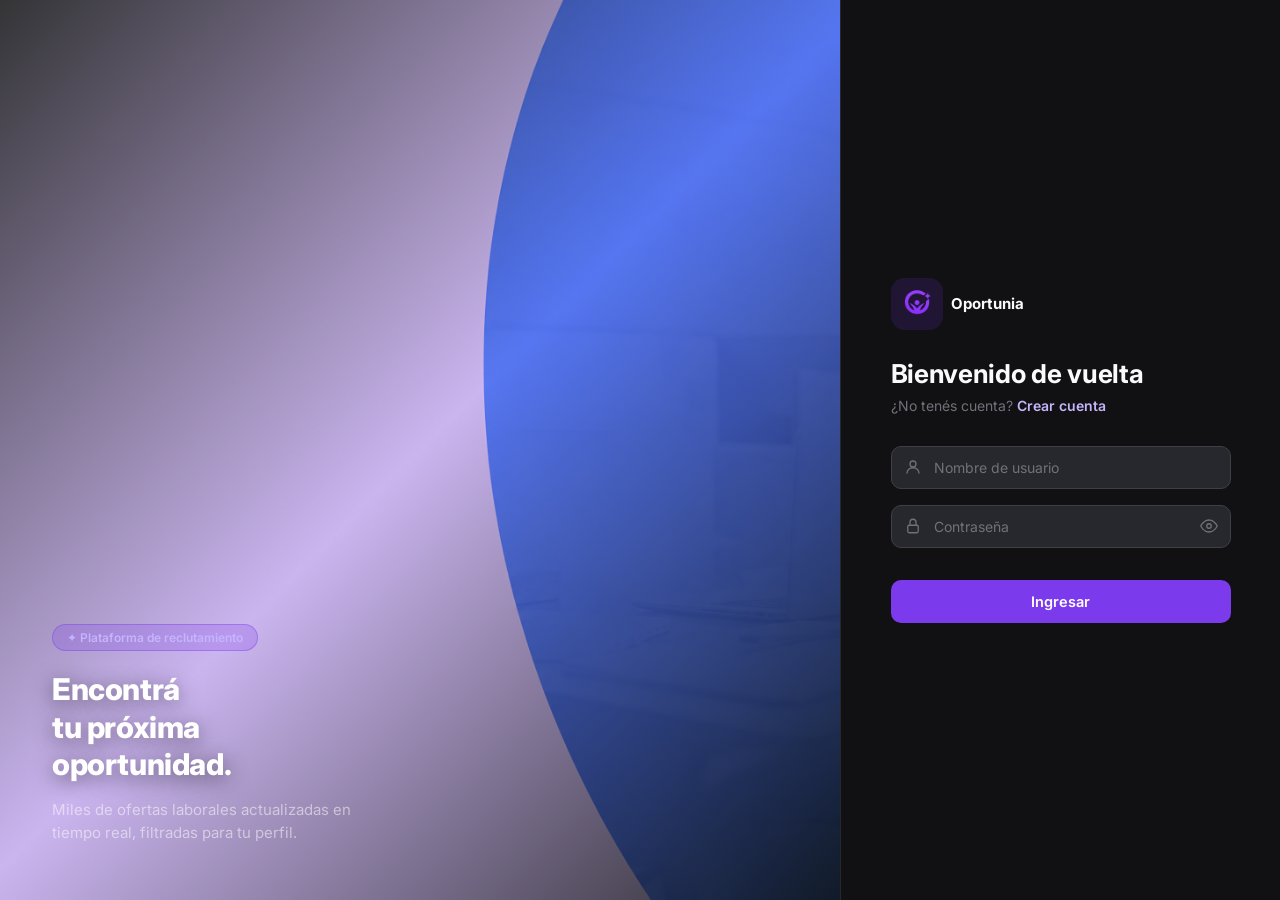
<file: index.html>
<!DOCTYPE html>
<html lang="es">

<head>
  <meta charset="UTF-8" />
  <meta name="viewport" content="width=device-width, initial-scale=1.0" />
  <title>Oportunia</title>
  <link rel="preconnect" href="https://fonts.googleapis.com" />
  <link rel="preconnect" href="https://fonts.gstatic.com" crossorigin />
  <link href="https://fonts.googleapis.com/css2?family=Inter:wght@400;500;600;700;800&display=swap" rel="stylesheet" />
  <link rel="stylesheet" href="css/styles.css" />
</head>

<body>

  <!-- ══════════════════════════════════════
       VISTA: LOGIN
  ══════════════════════════════════════ -->
  <div id="view-login" class="view login-split active">

    <div class="login-panel-left">
      <div class="login-panel-overlay"></div>
      <div class="login-panel-copy">
        <div class="login-panel-badge">✦ Plataforma de reclutamiento</div>
        <p class="login-panel-tagline">Encontrá<br>tu próxima<br>oportunidad.</p>
        <p class="login-panel-sub">Miles de ofertas laborales actualizadas en tiempo real, filtradas para tu perfil.</p>
      </div>
    </div>

    <div class="login-panel-right">

      <!-- Formulario de login -->
      <div class="login-form-wrap" id="login-form-wrap">

        <div class="login-logo">
          <div class="login-logo-icon">
            <img src="img/Logo.png" alt="Oportunia" />
          </div>
          <span class="login-logo-name">Oportunia</span>
        </div>

        <h1 class="login-title">Bienvenido de vuelta</h1>
        <p class="login-subtitle">¿No tenés cuenta? <a onclick="showLoginPanel('registro')">Crear cuenta</a></p>

        <div id="login-error" class="msg-error">Usuario o contraseña incorrectos.</div>

        <div class="fields login-fields">
          <div class="campo">
            <div class="input-wrap">
              <span class="icon-left">
                <svg viewBox="0 0 24 24" stroke-linecap="round" stroke-linejoin="round">
                  <circle cx="12" cy="8" r="4" />
                  <path d="M4 20c0-4 3.6-7 8-7s8 3 8 7" />
                </svg>
              </span>
              <input type="text" id="login-username" placeholder="Nombre de usuario" />
            </div>
          </div>
          <div class="campo">
            <div class="input-wrap">
              <span class="icon-left">
                <svg viewBox="0 0 24 24" stroke-linecap="round" stroke-linejoin="round">
                  <rect x="5" y="11" width="14" height="10" rx="2" />
                  <path d="M8 11V7a4 4 0 0 1 8 0v4" />
                </svg>
              </span>
              <input type="password" id="login-password" placeholder="Contraseña" />
              <button type="button" class="toggle-pw" onclick="togglePw('login-password')"
                aria-label="Mostrar contraseña">
                <svg viewBox="0 0 24 24" stroke-linecap="round" stroke-linejoin="round">
                  <path d="M1 12s4-8 11-8 11 8 11 8-4 8-11 8-11-8-11-8z" />
                  <circle cx="12" cy="12" r="3" />
                </svg>
              </button>
            </div>
          </div>
        </div>

        <button class="btn-primary login-btn" onclick="handleLogin()">Ingresar</button>

      </div>

      <!-- Formulario de registro -->
      <div class="login-form-wrap" id="reg-form-wrap" style="display:none">

        <a class="login-back" onclick="showLoginPanel('login')">← Volver al login</a>

        <div class="login-logo">
          <div class="login-logo-icon">
            <img src="img/Logo.png" alt="Oportunia" />
          </div>
          <span class="login-logo-name">Oportunia</span>
        </div>

        <h1 class="login-title">Crear cuenta</h1>
        <p class="login-subtitle">¿Ya tenés cuenta? <a onclick="showLoginPanel('login')">Iniciar sesión</a></p>

        <div id="reg-error" class="msg-error">Completá todos los campos.</div>

        <div class="fields login-fields">
          <div class="campo">
            <label for="reg-username">Nombre de usuario</label>
            <div class="input-wrap">
              <span class="icon-left">
                <svg viewBox="0 0 24 24" stroke-linecap="round" stroke-linejoin="round">
                  <circle cx="12" cy="8" r="4" />
                  <path d="M4 20c0-4 3.6-7 8-7s8 3 8 7" />
                </svg>
              </span>
              <input type="text" id="reg-username" placeholder="Elegí un nombre de usuario" />
            </div>
          </div>
          <div class="campo">
            <label for="reg-password">Contraseña</label>
            <div class="input-wrap">
              <span class="icon-left">
                <svg viewBox="0 0 24 24" stroke-linecap="round" stroke-linejoin="round">
                  <rect x="5" y="11" width="14" height="10" rx="2" />
                  <path d="M8 11V7a4 4 0 0 1 8 0v4" />
                </svg>
              </span>
              <input type="password" id="reg-password" placeholder="Elegí una contraseña" />
            </div>
          </div>
          <div class="campo">
            <label for="reg-fullname">Nombre completo</label>
            <div class="input-wrap">
              <span class="icon-left">
                <svg viewBox="0 0 24 24" stroke-linecap="round" stroke-linejoin="round">
                  <path d="M4 6h16M4 12h16M4 18h7" />
                </svg>
              </span>
              <input type="text" id="reg-fullname" placeholder="Ingresá tu nombre completo" />
            </div>
          </div>
          <div class="campo">
            <label for="reg-level">Nivel de experiencia</label>
            <select id="reg-level">
              <option value="">Seleccioná una opción</option>
              <option value="junior">Junior</option>
              <option value="semi-senior">Semi-Senior</option>
              <option value="senior">Senior</option>
            </select>
          </div>
          <div class="campo">
            <label for="reg-area">Área de interés</label>
            <select id="reg-area">
              <option value="">Seleccioná una opción</option>
              <option value="tecnologia">Tecnología</option>
              <option value="diseno">Diseño</option>
              <option value="marketing">Marketing</option>
              <option value="administracion">Administración</option>
            </select>
          </div>
        </div>

        <button class="btn-primary login-btn" onclick="handleRegistro()">Crear cuenta</button>

      </div>

    </div>
  </div>

  <!-- ══════════════════════════════════════
       VISTA: PANEL PRINCIPAL
  ══════════════════════════════════════ -->
  <div id="view-panel" class="view view-panel">

    <nav class="navbar">
      <div class="navbar-brand">
        <div class="navbar-brand-icon">
          <img src="img/Logo.png" alt="Oportunia" />
        </div>
        Oportunia
      </div>
      <div class="navbar-actions">
        <span id="navbar-saludo"></span>
      </div>
    </nav>

    <div class="panel-body">

      <aside class="sidebar" id="sidebar">
        <div class="sidebar-brand">
        </div>
        <nav class="sidebar-nav" id="sidebar-nav"></nav>
        <div class="sidebar-user" id="sidebar-user"></div>
      </aside>

      <main class="panel-content" id="panel-main">

        <!-- SECCIÓN: Listado de ofertas (postulante) -->
        <section id="sec-listado" class="seccion">
          <div class="panel-header">
            <h1>Ofertas disponibles</h1>
          </div>
          <div class="filtro-bar">
            <select id="filtro-nivel" onchange="filtrarOfertas()">
              <option value="">Todos los niveles</option>
              <option value="junior">Junior</option>
              <option value="semi-senior">Semi-Senior</option>
              <option value="senior">Senior</option>
            </select>
            <select id="filtro-area" onchange="filtrarOfertas()">
              <option value="">Todas las áreas</option>
              <option value="tecnologia">Tecnología</option>
              <option value="diseno">Diseño</option>
              <option value="marketing">Marketing</option>
              <option value="administracion">Administración</option>
            </select>
          </div>
          <div id="listado-ofertas-container"></div>
        </section>

        <!-- SECCIÓN: Ofertas destacadas -->
        <section id="sec-destacadas" class="seccion">
          <div class="panel-header">
            <h1>Ofertas Destacadas</h1>
          </div>
          <div id="destacadas-container"></div>
        </section>

        <!-- SECCIÓN: Mis postulaciones -->
        <section id="sec-mis-postulaciones" class="seccion">
          <div class="panel-header">
            <h1>Mis Postulaciones</h1>
          </div>
          <div id="mis-postulaciones-container"></div>
        </section>

        <!-- SECCIÓN: Crear oferta (admin) -->
        <section id="sec-crear-oferta" class="seccion">
          <div class="panel-header">
            <h1 id="crear-oferta-titulo">Crear Oferta Laboral</h1>
          </div>

          <!-- Campo oculto para modo edición -->
          <input type="hidden" id="of-id" />

          <div class="form-oferta">
            <div id="of-error" class="msg-error">Completá todos los campos obligatorios.</div>

            <div class="form-oferta-grid">

              <div class="campo">
                <label for="of-titulo">Título del puesto <span class="campo-req">*</span></label>
                <div class="input-wrap">
                  <span class="icon-left">
                    <svg viewBox="0 0 24 24" stroke-linecap="round" stroke-linejoin="round">
                      <path d="M4 6h16M4 12h16M4 18h7" />
                    </svg>
                  </span>
                  <input type="text" id="of-titulo" placeholder="Ej: Desarrollador Frontend" />
                </div>
              </div>

              <div class="campo">
                <label for="of-empresa">Empresa <span class="campo-req">*</span></label>
                <div class="input-wrap">
                  <span class="icon-left">
                    <svg viewBox="0 0 24 24" stroke-linecap="round" stroke-linejoin="round">
                      <path d="M3 9l9-7 9 7v11a2 2 0 0 1-2 2H5a2 2 0 0 1-2-2z" />
                      <polyline points="9 22 9 12 15 12 15 22" />
                    </svg>
                  </span>
                  <input type="text" id="of-empresa" placeholder="Ej: TechCorp S.A." />
                </div>
              </div>

              <div class="campo">
                <label for="of-nivel">Nivel requerido <span class="campo-req">*</span></label>
                <select id="of-nivel">
                  <option value="">Seleccioná un nivel</option>
                  <option value="junior">Junior</option>
                  <option value="semi-senior">Semi-Senior</option>
                  <option value="senior">Senior</option>
                </select>
              </div>

              <div class="campo">
                <label for="of-area">Área <span class="campo-req">*</span></label>
                <select id="of-area">
                  <option value="">Seleccioná un área</option>
                  <option value="tecnologia">Tecnología</option>
                  <option value="diseno">Diseño</option>
                  <option value="marketing">Marketing</option>
                  <option value="administracion">Administración</option>
                </select>
              </div>

              <div class="campo">
                <label for="of-vacantes">Vacantes disponibles <span class="campo-req">*</span></label>
                <div class="input-wrap">
                  <span class="icon-left">
                    <svg viewBox="0 0 24 24" stroke-linecap="round" stroke-linejoin="round">
                      <path d="M17 21v-2a4 4 0 0 0-4-4H5a4 4 0 0 0-4 4v2"/>
                      <circle cx="9" cy="7" r="4"/>
                      <path d="M23 21v-2a4 4 0 0 0-3-3.87"/>
                      <path d="M16 3.13a4 4 0 0 1 0 7.75"/>
                    </svg>
                  </span>
                  <input type="number" id="of-vacantes" placeholder="Ej: 2" min="1" max="99" />
                </div>
              </div>

              <div class="campo">
                <label for="of-estado">Estado inicial</label>
                <select id="of-estado">
                  <option value="active">Activa</option>
                  <option value="inactive">Inactiva</option>
                </select>
              </div>

            </div>

            <div class="form-oferta-actions">
              <button class="btn-secondary" onclick="resetFormOferta(); showSeccion('sec-gestionar-ofertas')">
                Cancelar
              </button>
              <button class="btn-primary" id="of-submit-btn" onclick="guardarOferta()">
                Publicar oferta
              </button>
            </div>
          </div>
        </section>

        <!-- SECCIÓN: Gestionar ofertas (admin) -->
        <section id="sec-gestionar-ofertas" class="seccion">
          <div class="panel-header">
            <h1>Gestionar Ofertas</h1>
            <button class="btn-action" onclick="crearOferta()">+ Nueva oferta</button>
          </div>
          <div class="table-wrap">
            <table>
              <thead>
                <tr>
                  <th>ID</th>
                  <th>Título</th>
                  <th>Estado</th>
                  <th>Acciones</th>
                </tr>
              </thead>
              <tbody id="ofertas-tbody"></tbody>
            </table>
          </div>
        </section>

        <!-- SECCIÓN: Procesar postulaciones (admin) -->
        <section id="sec-procesar-postulaciones" class="seccion">
          <div class="panel-header">
            <h1>Procesar Postulaciones Pendientes</h1>
          </div>
          <div id="procesar-container"></div>
        </section>

        <!-- SECCIÓN: Estadísticas (admin) -->
        <section id="sec-estadisticas" class="seccion">
          <div class="panel-header">
            <h1>Estadísticas del Sistema</h1>
          </div>
          <div id="stats-container"></div>
        </section>

      </main>
    </div>
  </div>

  <!-- ══════════════════════════════════════
       TOAST GLOBAL
  ══════════════════════════════════════ -->
  <div id="toast-global" class="toast"></div>

  <!-- ══════════════════════════════════════
       SCRIPTS
  ══════════════════════════════════════ -->
  <script src="js/data.js"></script>
  <script src="js/utils.js"></script>
  <script src="js/auth.js"></script>
  <script src="js/ofertas.js"></script>
  <script src="js/listado.js"></script>
  <script src="js/destacadas.js"></script>
  <script src="js/mispostulaciones.js"></script>
  <script src="js/admin.js"></script>
  <script src="js/ui.js"></script>
</body>

</html>
</file>
<file: css/styles.css>
/* ============================================================
   Oportunia — Dark SaaS Theme
   ============================================================ */

/* ── Reset ── */
*,
*::before,
*::after {
  box-sizing: border-box;
  margin: 0;
  padding: 0;
}

/* ── Variables ── */
:root {
  --bg: #09090b;
  --surface: #18181b;
  --surface-2: #27272e;
  --surface-3: #3f3f46;

  --primary: #7c3aed;
  --primary-hover: #6d28d9;
  --primary-light: #c4b5fd;

  --text: #fafafa;
  --text-muted: #a1a1aa;
  --text-subtle: #71717a;

  --border: #27272e;
  --border-light: #3f3f46;

  --success: #22c55e;
  --success-bg: rgba(34, 197, 94, .12);
  --warning: #eab308;
  --warning-bg: rgba(234, 179, 8, .12);
  --danger: #ef4444;
  --danger-bg: rgba(239, 68, 68, .12);

  --radius-card: 16px;
  --radius-inp: 10px;
  --radius-sm: 8px;

  --font: 'Inter', 'Segoe UI', system-ui, sans-serif;

  --shadow-card: 0 24px 64px rgba(0, 0, 0, .65);
  --shadow-primary: 0 0 0 3px rgba(124, 58, 237, .2);

  --navbar-h: 60px;
  --sidebar-w: 240px;
}

body {
  background: var(--bg);
  color: var(--text);
  font-family: var(--font);
  -webkit-font-smoothing: antialiased;
}

a {
  color: var(--primary-light);
  font-weight: 600;
  text-decoration: none;
  cursor: pointer;
  transition: color .15s;
}

a:hover {
  color: var(--text);
  text-decoration: none;
}

/* ============================================================
   VISTAS
   ============================================================ */
.view {
  display: none;
}

.view.active {
  display: flex;
}

.view-centered {
  align-items: center;
  justify-content: center;
  min-height: 100vh;
  position: relative;
  overflow-x: hidden;
  overflow-y: auto;
  background: var(--bg);
  padding: 40px 16px;
}

/* Glow de fondo sutil */
.view-centered::before {
  content: '';
  position: absolute;
  top: 50%;
  left: 50%;
  transform: translate(-50%, -60%);
  width: 700px;
  height: 700px;
  background: radial-gradient(ellipse at center, rgba(124, 58, 237, .14) 0%, transparent 70%);
  pointer-events: none;
  z-index: 0;
}

.view-panel {
  flex-direction: column;
  min-height: 100vh;
}

/* ── Decoraciones legacy (ocultas en dark mode) ── */
.bg-blob-tr,
.bg-blob-br,
.bg-blob-bl,
.dots,
.brand {
  display: none !important;
}

/* ============================================================
   HOME — Landing SaaS
   ============================================================ */
.home-card {
  position: relative;
  z-index: 1;
  display: flex;
  flex-direction: column;
  align-items: center;
  text-align: center;
  padding: 56px 48px 44px;
  width: 90%;
  max-width: 460px;
  background: var(--surface);
  border: 1px solid var(--border);
  border-radius: 24px;
  box-shadow: var(--shadow-card);
  flex-shrink: 0;
}

.home-logo {
  display: flex;
  align-items: center;
  gap: 10px;
  margin-bottom: 32px;
}

.home-logo-icon {
  width: 40px;
  height: 40px;
  background: linear-gradient(135deg, var(--primary), #a855f7);
  border-radius: 10px;
  display: flex;
  align-items: center;
  justify-content: center;
  box-shadow: 0 0 20px rgba(124, 58, 237, .4);
}

.home-logo-icon svg {
  width: 22px;
  height: 22px;
  stroke: #fff;
  fill: none;
  stroke-width: 2;
}

.home-logo-name {
  font-size: 20px;
  font-weight: 700;
  color: var(--text);
  letter-spacing: -.3px;
}

.home-title {
  font-size: 30px;
  font-weight: 800;
  color: var(--text);
  letter-spacing: -.5px;
  line-height: 1.22;
  margin-bottom: 12px;
}

.home-subtitle {
  font-size: 15px;
  color: var(--text-muted);
  line-height: 1.65;
  margin-bottom: 36px;
  max-width: 320px;
}

.home-actions {
  display: flex;
  flex-direction: column;
  gap: 10px;
  width: 100%;
  margin-bottom: 28px;
}

.home-divider {
  width: 100%;
  height: 1px;
  background: var(--border);
  margin-bottom: 20px;
}

.home-footer {
  font-size: 14px;
  color: var(--text-subtle);
}

/* ============================================================
   CARD GENÉRICA (registro, etc.)
   ============================================================ */
.card {
  position: relative;
  z-index: 1;
  display: flex;
  flex-direction: column;
  align-items: center;
  background: var(--surface);
  border: 1px solid var(--border);
  border-radius: var(--radius-card);
  padding: 44px 40px;
  width: 90%;
  max-width: 480px;
  box-shadow: var(--shadow-card);
  flex-shrink: 0;
}

.card.wide {
  max-width: 620px;
}

.card-icon {
  width: 56px;
  height: 56px;
  background: rgba(124, 58, 237, .12);
  border-radius: 14px;
  display: flex;
  align-items: center;
  justify-content: center;
  margin-bottom: 20px;
}

.card-icon svg {
  width: 28px;
  height: 28px;
  stroke: var(--primary-light);
  fill: none;
  stroke-width: 1.8;
}

.card h1 {
  font-size: 24px;
  font-weight: 700;
  color: var(--text);
  letter-spacing: -.3px;
  margin-bottom: 24px;
  text-align: center;
}

.divider {
  display: none;
}

.sep {
  width: 100%;
  height: 1px;
  background: var(--border);
  margin: 16px 0;
}

.card-footer {
  font-size: 14px;
  color: var(--text-subtle);
  text-align: center;
}

/* ── Mensaje de error ── */
.msg-error {
  width: 100%;
  padding: 11px 14px;
  margin-bottom: 18px;
  background: rgba(239, 68, 68, .1);
  color: #fca5a5;
  border: 1px solid rgba(239, 68, 68, .2);
  border-radius: var(--radius-sm);
  font-size: 13.5px;
  display: none;
}

.msg-error.visible {
  display: block;
}

/* ============================================================
   FORMULARIOS
   ============================================================ */
.fields {
  width: 100%;
  display: flex;
  flex-direction: column;
  gap: 16px;
  margin-bottom: 24px;
}

.campo {
  width: 100%;
  display: flex;
  flex-direction: column;
  gap: 6px;
}

.campo label {
  font-size: 13px;
  font-weight: 500;
  color: var(--text-muted);
}

.input-wrap {
  position: relative;
  display: flex;
  align-items: center;
}

.input-wrap .icon-left {
  position: absolute;
  left: 13px;
  pointer-events: none;
  display: flex;
}

.input-wrap .icon-left svg {
  width: 18px;
  height: 18px;
  stroke: var(--text-subtle);
  fill: none;
  stroke-width: 1.7;
}

input,
select {
  width: 100%;
  padding: 12px 16px 12px 42px;
  background: var(--surface-2);
  border: 1px solid var(--border-light);
  border-radius: var(--radius-inp);
  font-size: 14px;
  font-family: var(--font);
  color: var(--text);
  outline: none;
  transition: border-color .2s, box-shadow .2s;
  appearance: none;
}

select {
  padding-left: 16px;
  background-image: url("data:image/svg+xml,%3Csvg xmlns='http://www.w3.org/2000/svg' width='16' height='16' viewBox='0 0 24 24' fill='none' stroke='%23a1a1aa' stroke-width='2'%3E%3Cpolyline points='6 9 12 15 18 9'%3E%3C/polyline%3E%3C/svg%3E");
  background-repeat: no-repeat;
  background-position: right 12px center;
  padding-right: 36px;
}

select option {
  background: var(--surface-2);
  color: var(--text);
}

input::placeholder {
  color: var(--text-subtle);
}

input:focus,
select:focus {
  border-color: var(--primary);
  box-shadow: var(--shadow-primary);
}

.toggle-pw {
  position: absolute;
  right: 13px;
  background: none;
  border: none;
  cursor: pointer;
  padding: 0;
  display: flex;
  align-items: center;
}

.toggle-pw svg {
  width: 18px;
  height: 18px;
  stroke: var(--text-subtle);
  fill: none;
  stroke-width: 1.7;
  transition: stroke .15s;
}

.toggle-pw:hover svg {
  stroke: var(--text-muted);
}

/* Fieldset registro */
.reg-fieldset {
  width: 100%;
  border: 1px solid var(--border-light);
  border-radius: var(--radius-card);
  padding: 24px 20px 20px;
}

.reg-fieldset legend {
  font-size: 11px;
  font-weight: 700;
  color: var(--primary-light);
  padding: 0 8px;
  letter-spacing: .6px;
  text-transform: uppercase;
}

.reg-fieldset .campo+.campo {
  margin-top: 14px;
}

/* ============================================================
   BOTONES
   ============================================================ */
.btn-primary {
  width: 100%;
  padding: 13px;
  background: var(--primary);
  color: #fff;
  font-size: 14.5px;
  font-weight: 600;
  font-family: var(--font);
  border: none;
  border-radius: var(--radius-inp);
  cursor: pointer;
  letter-spacing: .1px;
  transition: background .18s, transform .12s, box-shadow .18s;
  margin-bottom: 12px;
}

.btn-primary:hover {
  background: var(--primary-hover);
  transform: translateY(-1px);
  box-shadow: 0 4px 16px rgba(124, 58, 237, .35);
}

.btn-primary:active {
  transform: translateY(0);
}

.btn-secondary {
  width: 100%;
  padding: 12px;
  background: transparent;
  color: var(--primary-light);
  font-size: 14px;
  font-weight: 600;
  font-family: var(--font);
  border: 1px solid var(--border-light);
  border-radius: var(--radius-inp);
  cursor: pointer;
  transition: background .18s, border-color .18s;
  margin-bottom: 12px;
}

.btn-secondary:hover {
  background: var(--surface-2);
  border-color: var(--primary);
}

.botones-home {
  width: 100%;
  display: flex;
  flex-direction: column;
  gap: 10px;
}

.botones-home .btn-primary,
.botones-home .btn-secondary {
  margin-bottom: 0;
}

/* Botón acción (tabla, panel) */
.btn-action {
  padding: 9px 18px;
  background: var(--primary);
  color: #fff;
  font-size: 13px;
  font-weight: 600;
  font-family: var(--font);
  border: none;
  border-radius: var(--radius-sm);
  cursor: pointer;
  transition: background .18s, transform .12s;
  display: inline-flex;
  align-items: center;
  gap: 6px;
}

.btn-action:hover {
  background: var(--primary-hover);
  transform: translateY(-1px);
}

/* ============================================================
   LOGIN SPLIT
   ============================================================ */
.login-split {
  min-height: 100vh;
  background: var(--bg);
}

.login-panel-left {
  flex: 1 1 55%;
  position: relative;
  overflow: hidden;
  background: url('../img/inicio-sesion-fondo.png') center/cover no-repeat,
    linear-gradient(135deg, #0f0a1e 0%, #1e0938 100%);
  min-height: 100vh;
}

.login-panel-overlay {
  position: absolute;
  inset: 0;
  background: linear-gradient(135deg,
      rgba(9, 9, 11, .82) 0%,
      rgba(109, 40, 217, .32) 50%,
      rgba(9, 9, 11, .88) 100%);
}

.login-panel-copy {
  position: absolute;
  bottom: 56px;
  left: 52px;
  z-index: 2;
}

.login-panel-badge {
  display: inline-flex;
  align-items: center;
  gap: 6px;
  background: rgba(124, 58, 237, .22);
  border: 1px solid rgba(124, 58, 237, .38);
  border-radius: 20px;
  padding: 5px 14px;
  font-size: 12px;
  font-weight: 600;
  color: var(--primary-light);
  margin-bottom: 20px;
  backdrop-filter: blur(8px);
}

.login-panel-tagline {
  font-size: 30px;
  font-weight: 800;
  color: #fff;
  line-height: 1.25;
  letter-spacing: -.4px;
  text-shadow: 0 4px 20px rgba(0, 0, 0, .5);
  max-width: 380px;
}

.login-panel-sub {
  margin-top: 14px;
  font-size: 15px;
  color: rgba(255, 255, 255, .5);
  max-width: 340px;
  line-height: 1.55;
}

/* Panel derecho */
.login-panel-right {
  flex: 0 0 440px;
  background: #111113;
  border-left: 1px solid var(--border);
  display: flex;
  align-items: center;
  justify-content: center;
  padding: 48px 44px;
  min-height: 100vh;
  overflow-y: auto;
}

.login-form-wrap {
  width: 100%;
  max-width: 340px;
  display: flex;
  flex-direction: column;
}

.login-back {
  display: inline-flex;
  align-items: center;
  gap: 6px;
  font-size: 13px;
  color: var(--text-subtle);
  font-weight: 500;
  margin-bottom: 44px;
  cursor: pointer;
  transition: color .18s;
}

.login-back:hover {
  color: var(--text-muted);
}

.login-logo {
  display: flex;
  align-items: center;
  gap: 8px;
  margin-bottom: 28px;
}











.login-logo-icon {
  width: 52px;
  height: 52px;
  background: rgba(124, 58, 237, .15);
  border-radius: 14px;
  display: flex;
  align-items: center;
  justify-content: center;
}

.login-logo-icon svg,
.login-logo-icon img {
  width: 86%;
  height: 86%;
  object-fit: contain;
}

.login-logo-icon svg {
  stroke: #fff;
  fill: none;
  stroke-width: 2;
}

.login-logo-name {
  font-size: 15px;
  font-weight: 700;
  color: var(--text);
}

.login-title {
  font-size: 26px;
  font-weight: 700;
  color: var(--text);
  letter-spacing: -.3px;
  margin-bottom: 8px;
}

.login-subtitle {
  font-size: 14px;
  color: var(--text-subtle);
  margin-bottom: 32px;
}

.login-subtitle a {
  color: var(--primary-light);
}

.login-subtitle a:hover {
  color: #fff;
}

/* Inputs y selects del login/registro */
.login-fields input,
.login-fields select {
  background: var(--surface-2);
  border-color: var(--border-light);
  color: var(--text);
}

.login-fields input::placeholder {
  color: var(--text-subtle);
}

.login-fields input:focus,
.login-fields select:focus {
  border-color: var(--primary);
  box-shadow: var(--shadow-primary);
}

.login-fields .icon-left svg {
  stroke: var(--text-subtle);
}

.login-fields .toggle-pw svg {
  stroke: var(--text-subtle);
}

.login-fields label {
  color: var(--text-muted);
  font-size: 13px;
  font-weight: 500;
}

.login-btn {
  background: var(--primary);
  margin-top: 8px;
  margin-bottom: 0;
}

.login-btn:hover {
  background: var(--primary-hover);
}

/* ============================================================
   NAVBAR
   ============================================================ */
.navbar {
  background: #111113;
  color: var(--text);
  padding: 0 24px;
  height: var(--navbar-h);
  display: flex;
  align-items: center;
  justify-content: space-between;
  border-bottom: 1px solid var(--border);
  position: sticky;
  top: 0;
  z-index: 100;
  flex-shrink: 0;
}

.navbar-brand {
  display: flex;
  align-items: center;
  gap: 12px;
  font-weight: 700;
  font-size: 16px;
  color: var(--text);
  text-decoration: none;
}

.navbar-brand-icon {
  width: 68px;
  height: 68px;
  margin-top: 15px;
  display: flex;
  overflow: hidden;
}

.navbar-brand-icon img {
  width: 80%;
  height: 80%;
  object-fit: contain;
}

.navbar-brand-icon svg {
  width: 18px;
  height: 18px;
  stroke: #fff;
  fill: none;
  stroke-width: 2;
}

/* Legacy SVG inside navbar-brand */
.navbar-brand>svg {
  width: 20px;
  height: 20px;
  stroke: var(--primary-light);
  fill: none;
  stroke-width: 1.8;
}

.navbar-actions {
  display: flex;
  gap: 12px;
  align-items: center;
}

#navbar-saludo {
  font-size: 13px;
  font-weight: 400;
}

.navbar-actions a {
  color: var(--text-muted);
  font-size: 13px;
  font-weight: 500;
  padding: 6px 14px;
  border-radius: 7px;
  border: 1px solid var(--border);
  transition: color .15s, border-color .15s, background .15s;
}

/* ============================================================
   PANEL LAYOUT
   ============================================================ */
.panel-body {
  display: flex;
  flex: 1;
  overflow: hidden;
  height: calc(100vh - var(--navbar-h));
}

/* ============================================================
   SIDEBAR
   ============================================================ */
.sidebar {
  width: var(--sidebar-w);
  min-width: var(--sidebar-w);
  background: var(--surface);
  border-right: 1px solid var(--border);
  display: flex;
  flex-direction: column;
  overflow-y: auto;
  flex-shrink: 0;
}

.sidebar-brand {
  display: flex;
  align-items: center;
  gap: 10px;
  padding: 18px 16px 16px;
  border-bottom: 1px solid var(--border);
  flex-shrink: 0;
}

.sidebar-brand-icon {
  display: none;
}

.sidebar-brand-icon svg {
  width: 17px;
  height: 17px;
  stroke: #fff;
  fill: none;
  stroke-width: 2;
}

.sidebar-brand-name {
  font-size: 14px;
  font-weight: 700;
  color: var(--text);
  line-height: 1.2;
}

.sidebar-brand-tag {
  font-size: 10px;
  color: var(--text-subtle);
  font-weight: 400;
}

/* Nav container */
.sidebar-nav {
  display: flex;
  flex-direction: column;
  gap: 2px;
  padding: 10px 8px;
  flex: 1;
}

/* Grupo */
.sidebar-group {}

.sidebar-group-label {
  display: flex;
  align-items: center;
  justify-content: space-between;
  padding: 7px 10px;
  font-size: 11px;
  font-weight: 700;
  letter-spacing: .7px;
  text-transform: uppercase;
  color: var(--text-subtle);
  cursor: pointer;
  user-select: none;
  border-radius: 6px;
  transition: background .15s;
  margin-top: 8px;
}

.sidebar-group-label:hover {
  background: rgba(255, 255, 255, .04);
}

.sidebar-group-label .chevron {
  transition: transform .2s;
  font-size: 10px;
  opacity: .45;
}

.sidebar-group.collapsed .chevron {
  transform: rotate(-90deg);
}

.sidebar-group-items {
  display: flex;
  flex-direction: column;
  gap: 1px;
  overflow: hidden;
  transition: max-height .25s ease;
  max-height: 500px;
}

.sidebar-group.collapsed .sidebar-group-items {
  max-height: 0;
}

/* Ítem */
.sidebar-item {
  display: flex;
  align-items: center;
  gap: 10px;
  padding: 9px 10px 9px 13px;
  border-radius: 8px;
  font-size: 13.5px;
  color: var(--text-muted);
  cursor: pointer;
  transition: background .15s, color .15s;
  user-select: none;
  position: relative;
  border-left: 3px solid transparent;
  margin-left: -3px;
}

.sidebar-item:hover {
  background: rgba(255, 255, 255, .05);
  color: var(--text);
}

.sidebar-item.active {
  background: rgba(124, 58, 237, .12);
  color: var(--primary-light);
  font-weight: 600;
  border-left-color: var(--primary);
}

.sidebar-item svg {
  width: 16px;
  height: 16px;
  stroke: currentColor;
  fill: none;
  stroke-width: 1.8;
  flex-shrink: 0;
}

/* Badge numérico */
.sidebar-badge {
  margin-left: auto;
  background: var(--primary);
  color: #fff;
  font-size: 10px;
  font-weight: 700;
  padding: 1px 7px;
  border-radius: 20px;
  min-width: 18px;
  text-align: center;
}

/* Bloque de usuario (footer sidebar) */
.sidebar-user {
  padding: 14px 16px;
  border-top: 1px solid var(--border);
  flex-shrink: 0;
}

.sidebar-user-name {
  font-size: 13px;
  font-weight: 600;
  color: var(--text);
  margin-bottom: 2px;
  white-space: nowrap;
  overflow: hidden;
  text-overflow: ellipsis;
}

.sidebar-user-role {
  font-size: 11px;
  color: var(--text-subtle);
  text-transform: capitalize;
}

.sidebar-logout {
  display: inline-flex;
  align-items: center;
  gap: 5px;
  margin-top: 10px;
  font-size: 12px;
  font-weight: 500;
  color: var(--text-subtle);
  cursor: pointer;
  transition: color .15s;
}

.sidebar-logout:hover {
  color: var(--danger);
}

/* ============================================================
   PANEL CONTENT
   ============================================================ */
#panel-main {
  flex: 1;
  overflow-y: auto;
  padding: 32px 36px;
  background: var(--bg);
}

.seccion {
  display: none;
}

.seccion.active {
  display: block;
}

.panel-content {
  flex: 1;
  padding: 36px 40px;
  background: var(--bg);
}

.panel-header {
  display: flex;
  align-items: center;
  justify-content: space-between;
  margin-bottom: 28px;
  flex-wrap: wrap;
  gap: 12px;
}

.panel-header h1 {
  font-size: 22px;
  font-weight: 700;
  color: var(--text);
  letter-spacing: -.3px;
}

/* ============================================================
   DASHBOARD KPIs
   ============================================================ */
.dashboard-welcome {
  background: linear-gradient(135deg, rgba(124, 58, 237, .1) 0%, rgba(124, 58, 237, .02) 100%);
  border: 1px solid rgba(124, 58, 237, .2);
  border-radius: var(--radius-card);
  padding: 24px 28px;
  margin-bottom: 28px;
}

.dashboard-welcome h2 {
  font-size: 18px;
  font-weight: 700;
  color: var(--text);
  margin-bottom: 6px;
}

.dashboard-welcome p {
  font-size: 14px;
  color: var(--text-muted);
}

.kpi-grid {
  display: grid;
  grid-template-columns: repeat(auto-fill, minmax(200px, 1fr));
  gap: 16px;
  margin-bottom: 32px;
}

.kpi-card {
  background: var(--surface);
  border: 1px solid var(--border);
  border-radius: var(--radius-card);
  padding: 24px;
  display: flex;
  flex-direction: column;
  gap: 8px;
  transition: border-color .2s, box-shadow .2s, transform .2s;
}

.kpi-card:hover {
  border-color: var(--surface-3);
  box-shadow: 0 4px 20px rgba(0, 0, 0, .3);
  transform: translateY(-2px);
}

.kpi-icon {
  width: 38px;
  height: 38px;
  border-radius: 10px;
  display: flex;
  align-items: center;
  justify-content: center;
  margin-bottom: 4px;
}

.kpi-icon svg {
  width: 19px;
  height: 19px;
  fill: none;
  stroke-width: 2;
}

.kpi-icon.purple {
  background: rgba(124, 58, 237, .15);
}

.kpi-icon.purple svg {
  stroke: var(--primary-light);
}

.kpi-icon.green {
  background: var(--success-bg);
}

.kpi-icon.green svg {
  stroke: #4ade80;
}

.kpi-icon.yellow {
  background: var(--warning-bg);
}

.kpi-icon.yellow svg {
  stroke: #fbbf24;
}

.kpi-icon.blue {
  background: rgba(59, 130, 246, .12);
}

.kpi-icon.blue svg {
  stroke: #93c5fd;
}

.kpi-value {
  font-size: 34px;
  font-weight: 800;
  color: var(--text);
  letter-spacing: -.5px;
  line-height: 1;
}

.kpi-label {
  font-size: 13px;
  color: var(--text-muted);
}

/* ============================================================
   TABLAS
   ============================================================ */
.table-wrap {
  background: var(--surface);
  border: 1px solid var(--border);
  border-radius: var(--radius-card);
  overflow: hidden;
}

table {
  width: 100%;
  border-collapse: collapse;
  font-size: 13.5px;
}

thead {
  background: #111113;
  border-bottom: 1px solid var(--border);
}

thead th {
  padding: 13px 18px;
  text-align: left;
  font-weight: 600;
  font-size: 11px;
  color: var(--text-muted);
  letter-spacing: .6px;
  text-transform: uppercase;
}

tbody tr {
  border-bottom: 1px solid var(--border);
  transition: background .12s;
}

tbody tr:last-child {
  border-bottom: none;
}

tbody tr:hover {
  background: rgba(255, 255, 255, .03);
}

tbody td {
  padding: 14px 18px;
  color: var(--text-muted);
  vertical-align: middle;
}

tbody td:first-child {
  color: var(--text-subtle);
  font-family: monospace;
  font-size: 12px;
}

tbody td:nth-child(2) {
  color: var(--text);
  font-weight: 500;
}

/* ── Badges ── */
.badge {
  display: inline-flex;
  align-items: center;
  gap: 5px;
  padding: 3px 10px;
  border-radius: 20px;
  font-size: 12px;
  font-weight: 600;
}

.badge-active {
  background: rgba(34, 197, 94, .12);
  color: #4ade80;
  border: 1px solid rgba(34, 197, 94, .22);
}

.badge-active::before {
  content: '';
  display: inline-block;
  width: 5px;
  height: 5px;
  border-radius: 50%;
  background: #22c55e;
}

.badge-inactive {
  background: rgba(234, 179, 8, .12);
  color: #fbbf24;
  border: 1px solid rgba(234, 179, 8, .22);
}

.badge-closed {
  background: rgba(239, 68, 68, .1);
  color: #f87171;
  border: 1px solid rgba(239, 68, 68, .18);
}

/* ── Botones de tabla ── */
.btn-table {
  padding: 5px 12px;
  border-radius: 6px;
  font-size: 12px;
  font-weight: 600;
  font-family: var(--font);
  border: 1px solid;
  cursor: pointer;
  transition: opacity .15s;
}

.btn-table:hover {
  opacity: .75;
}

.btn-edit {
  background: rgba(124, 58, 237, .1);
  color: var(--primary-light);
  border-color: rgba(124, 58, 237, .22);
}

.btn-close {
  background: rgba(239, 68, 68, .1);
  color: #f87171;
  border-color: rgba(239, 68, 68, .18);
}

.td-actions {
  display: flex;
  gap: 6px;
}

/* ============================================================
   CARDS DE OFERTAS
   ============================================================ */
#listado-ofertas-container {
  display: grid;
  grid-template-columns: repeat(3, 1fr);
  gap: 20px;
}

.oferta-card {
  background: var(--surface);
  border: 1px solid var(--border);
  border-radius: var(--radius-card);
  display: flex;
  flex-direction: column;
  position: relative;
  overflow: visible;
  transition: transform .2s, box-shadow .2s, border-color .2s;
}

.oferta-card:hover {
  transform: translateY(-3px);
  box-shadow: 0 10px 30px rgba(0, 0, 0, .3);
  border-color: var(--border-light);
}

.oferta-card-ribbon {
  display: none;
}

/* Cuerpo */
.oferta-card-body {
  padding: 20px 20px 14px;
  display: flex;
  flex-direction: column;
  gap: 14px;
  flex: 1;
}

/* Top: avatar + heading */
.oferta-card-top {
  display: flex;
  align-items: flex-start;
  gap: 14px;
}

.oferta-card-avatar {
  width: 44px;
  height: 44px;
  border-radius: 10px;
  display: flex;
  align-items: center;
  justify-content: center;
  font-size: 18px;
  font-weight: 700;
  flex-shrink: 0;
  border: 1px solid rgba(255, 255, 255, .06);
}

.oferta-card-heading {
  display: flex;
  flex-direction: column;
  gap: 3px;
  min-width: 0;
}

.oferta-card-titulo {
  font-size: 15px;
  font-weight: 700;
  color: var(--text);
  line-height: 1.3;
  white-space: nowrap;
  overflow: hidden;
  text-overflow: ellipsis;
}

.oferta-card-empresa {
  font-size: 12.5px;
  color: var(--text-subtle);
  font-weight: 400;
  text-transform: uppercase;
  letter-spacing: .4px;
}

/* Tags de nivel/área/vacantes */
.oferta-card-tags {
  display: flex;
  flex-wrap: wrap;
  gap: 6px;
}

.oferta-tag {
  padding: 3px 10px;
  border-radius: 20px;
  font-size: 11.5px;
  font-weight: 500;
  background: var(--surface-2);
  color: var(--text-muted);
  border: 1px solid var(--border);
}

/* Fecha */
.oferta-card-fecha {
  display: flex;
  align-items: center;
  gap: 6px;
  font-size: 12px;
  color: var(--text-subtle);
}

.oferta-card-fecha svg {
  flex-shrink: 0;
  opacity: .7;
}

/* Footer con acción */
.oferta-card-footer {
  padding: 12px 16px 16px;
  border-top: 1px solid var(--border);
}

.oferta-card-footer .btn-action {
  width: 100%;
  justify-content: center;
}

.btn-postulado {
  padding: 7px 14px;
  border-radius: 6px;
  font-size: 12.5px;
  font-weight: 600;
  font-family: var(--font);
  background: rgba(34, 197, 94, .1);
  color: #4ade80;
  border: 1px solid rgba(34, 197, 94, .22);
  cursor: default;
}

.sin-resultados {
  grid-column: 1 / -1;
  text-align: center;
  padding: 48px;
  color: var(--text-subtle);
  font-size: 14px;
}

/* Grid responsive */
@media (max-width: 1100px) {
  #listado-ofertas-container {
    grid-template-columns: repeat(2, 1fr);
  }
}

@media (max-width: 640px) {
  #listado-ofertas-container {
    grid-template-columns: 1fr;
  }
}

/* ============================================================
   FILTRO BAR (selects de nivel y área)
   ============================================================ */
.filtro-bar {
  display: flex;
  align-items: center;
  gap: 12px;
  margin-bottom: 28px;
  flex-wrap: wrap;
}

.filtro-bar select {
  width: auto;
  min-width: 160px;
  padding: 9px 36px 9px 14px;
  background: var(--surface);
  border: 1px solid var(--border);
  border-radius: var(--radius-sm);
  color: var(--text);
  font-size: 13.5px;
  font-family: var(--font);
  cursor: pointer;
  transition: border-color .15s;
}

.filtro-bar select:focus {
  border-color: var(--primary);
  box-shadow: var(--shadow-primary);
}

/* ============================================================
   Ofertas Destacadas
   ============================================================ */

/* Intro */
.destacadas-intro {
  color: var(--text-subtle);
  font-size: 14px;
  margin-bottom: 24px;
}

/* Grid de 3 columnas */
.destacadas-grid {
  display: grid;
  grid-template-columns: repeat(auto-fill, minmax(280px, 1fr));
  gap: 20px;
}

/* Card */
.dest-card {
  background: var(--bg-card);
  border: 1px solid var(--border);
  border-radius: 14px;
  padding: 0;
  display: flex;
  flex-direction: column;
  overflow: hidden;
  transition: box-shadow 0.2s, transform 0.2s;
  position: relative;
}

.dest-card::before {
  content: '';
  position: absolute;
  top: 0;
  left: 0;
  right: 0;
  height: 3px;
  background: var(--area-color, #7c3aed);
}

.dest-card:hover {
  box-shadow: 0 8px 28px rgba(0, 0, 0, .12);
  transform: translateY(-2px);
}

/* Header */
.dest-card-header {
  display: flex;
  align-items: flex-start;
  justify-content: space-between;
  padding: 20px 20px 0;
}

.dest-card-badge-wrap {
  display: flex;
  gap: 6px;
  flex-wrap: wrap;
}

.dest-tag {
  font-size: 11px;
  font-weight: 600;
  padding: 3px 9px;
  border-radius: 99px;
  letter-spacing: .3px;
}

.dest-tag-nivel {
  background: var(--bg-subtle, #f3f4f6);
  color: var(--text-subtle);
}

.dest-star {
  flex-shrink: 0;
  margin-left: 8px;
  line-height: 1;
}

/* Body */
.dest-card-body {
  padding: 14px 20px 16px;
  flex: 1;
}

.dest-titulo {
  font-size: 16px;
  font-weight: 700;
  color: var(--text);
  margin: 0 0 4px;
  line-height: 1.3;
}

.dest-empresa {
  font-size: 13px;
  color: var(--text-subtle);
  margin: 0 0 14px;
}

.dest-meta {
  display: flex;
  gap: 14px;
  flex-wrap: wrap;
}

.dest-meta-item {
  display: flex;
  align-items: center;
  gap: 5px;
  font-size: 12px;
  color: var(--text-subtle);
}

.dest-meta-item svg {
  flex-shrink: 0;
  opacity: .7;
}

/* Footer */
.dest-card-footer {
  padding: 14px 20px 18px;
  border-top: 1px solid var(--border);
  display: flex;
  flex-direction: column;
  gap: 12px;
}

/* Barra de vacantes */
.dest-vacantes-bar {
  height: 4px;
  background: var(--border);
  border-radius: 99px;
  overflow: hidden;
}

.dest-vacantes-fill {
  height: 100%;
  border-radius: 99px;
  transition: width .4s ease;
}

/* Botones */
.btn-dest-apply {
  width: 100%;
  padding: 9px 0;
  border: none;
  border-radius: 8px;
  background: var(--area-color, #7c3aed);
  color: #fff;
  font-size: 13px;
  font-weight: 600;
  cursor: pointer;
  transition: opacity .15s, transform .1s;
}

.btn-dest-apply:hover {
  opacity: .88;
}

.btn-dest-apply:active {
  transform: scale(.98);
}

.btn-dest-applied {
  width: 100%;
  padding: 9px 0;
  border: 1px solid var(--border);
  border-radius: 8px;
  background: transparent;
  color: var(--text-subtle);
  font-size: 13px;
  font-weight: 600;
  cursor: not-allowed;
}

/* Empty state */
.empty-state {
  display: flex;
  flex-direction: column;
  align-items: center;
  gap: 12px;
  padding: 60px 20px;
  color: var(--text-subtle);
  font-size: 14px;
}

.empty-state svg {
  width: 40px;
  height: 40px;
  stroke: var(--text-subtle);
  fill: none;
  stroke-width: 1.5;
  opacity: .5;
}

/* ============================================================
   Listado de ofertas
   ============================================================ */

/* Grid de cards */
#listado-ofertas-container {
  display: grid;
  grid-template-columns: repeat(auto-fill, minmax(280px, 1fr));
  gap: 20px;
}

/* Card base */
.oferta-card {
  background: var(--bg-card);
  border: 1px solid var(--border);
  border-radius: 14px;
  display: flex;
  flex-direction: column;
  overflow: hidden;
  position: relative;
  transition: box-shadow 0.2s, transform 0.2s;
}

.oferta-card::before {
  content: '';
  position: absolute;
  top: 0;
  left: 0;
  right: 0;
  height: 3px;
  background: var(--area-color, #7c3aed);
}

.oferta-card:hover {
  box-shadow: 0 8px 28px rgba(0, 0, 0, .12);
  transform: translateY(-2px);
}

/* Header: tags + avatar inicial */
.oferta-card-header {
  display: flex;
  align-items: flex-start;
  justify-content: space-between;
  padding: 20px 20px 0;
}

.oferta-card-badge-wrap {
  display: flex;
  gap: 6px;
  flex-wrap: wrap;
}

.oferta-tag {
  font-size: 11px;
  font-weight: 600;
  padding: 3px 9px;
  border-radius: 99px;
  letter-spacing: .3px;
}

.oferta-tag-nivel {
  background: var(--bg-subtle, #f3f4f6);
  color: var(--text-subtle);
}

.oferta-card-avatar {
  width: 36px;
  height: 36px;
  border-radius: 10px;
  display: flex;
  align-items: center;
  justify-content: center;
  font-weight: 800;
  font-size: 15px;
  flex-shrink: 0;
  margin-left: 10px;
}

/* Body */
.oferta-card-body {
  padding: 14px 20px 16px;
  flex: 1;
}

.oferta-card-titulo {
  font-size: 16px;
  font-weight: 700;
  color: var(--text);
  margin: 0 0 4px;
  line-height: 1.3;
}

.oferta-card-empresa {
  font-size: 13px;
  color: var(--text-subtle);
  margin: 0 0 14px;
}

.oferta-card-meta {
  display: flex;
  gap: 14px;
  flex-wrap: wrap;
}

.oferta-meta-item {
  display: flex;
  align-items: center;
  gap: 5px;
  font-size: 12px;
  color: var(--text-subtle);
}

.oferta-meta-item svg {
  flex-shrink: 0;
  opacity: .7;
}

/* Footer */
.oferta-card-footer {
  padding: 14px 20px 18px;
  border-top: 1px solid var(--border);
  display: flex;
  flex-direction: column;
  gap: 12px;
}

.oferta-vacantes-bar {
  height: 4px;
  background: var(--border);
  border-radius: 99px;
  overflow: hidden;
}

.oferta-vacantes-fill {
  height: 100%;
  border-radius: 99px;
  transition: width .4s ease;
}

/* Botones */
.btn-listado-apply {
  width: 100%;
  padding: 9px 0;
  border: none;
  border-radius: 8px;
  background: var(--area-color, #7c3aed);
  color: #fff;
  font-size: 13px;
  font-weight: 600;
  cursor: pointer;
  transition: opacity .15s, transform .1s;
}

.btn-listado-apply:hover {
  opacity: .88;
}

.btn-listado-apply:active {
  transform: scale(.98);
}

.btn-listado-applied {
  width: 100%;
  padding: 9px 0;
  border: 1px solid var(--border);
  border-radius: 8px;
  background: transparent;
  color: var(--text-subtle);
  font-size: 13px;
  font-weight: 600;
  cursor: not-allowed;
}

/* Sin resultados */
.sin-resultados {
  color: var(--text-subtle);
  font-size: 14px;
  padding: 40px 0;
  text-align: center;
}

/* Barra de filtros */
.filtro-bar {
  display: flex;
  gap: 12px;
  margin-bottom: 24px;
  flex-wrap: wrap;
}

.filtro-bar select {
  padding: 8px 12px;
  border: 1px solid var(--border);
  border-radius: 8px;
  background: var(--bg-card);
  color: var(--text);
  font-size: 13px;
  cursor: pointer;
  min-width: 160px;
}

/* ============================================================
   Mis Postulaciones
   ============================================================ */

/* Resumen de estadísticas */
.mispost-summary {
  display: flex;
  gap: 16px;
  margin-bottom: 28px;
  flex-wrap: wrap;
}

.mispost-stat {
  background: var(--bg-card);
  border: 1px solid var(--border);
  border-radius: 12px;
  padding: 16px 24px;
  display: flex;
  flex-direction: column;
  align-items: center;
  gap: 4px;
  min-width: 90px;
}

.mispost-stat-value {
  font-size: 26px;
  font-weight: 800;
  color: var(--text);
  line-height: 1;
}

.mispost-val-pendiente {
  color: #f59e0b;
}

.mispost-val-aceptada {
  color: #22c55e;
}

.mispost-val-rechazada {
  color: #ef4444;
}

.mispost-stat-label {
  font-size: 11px;
  color: var(--text-subtle);
  font-weight: 500;
  text-transform: uppercase;
  letter-spacing: .5px;
}

/* Grid de cards */
.mispost-grid {
  display: grid;
  grid-template-columns: repeat(auto-fill, minmax(280px, 1fr));
  gap: 20px;
}

/* Card */
.mispost-card {
  background: var(--bg-card);
  border: 1px solid var(--border);
  border-radius: 14px;
  overflow: hidden;
  position: relative;
  display: flex;
  flex-direction: column;
  transition: box-shadow 0.2s, transform 0.2s;
}

.mispost-card::before {
  content: '';
  position: absolute;
  top: 0;
  left: 0;
  right: 0;
  height: 3px;
  background: var(--area-color, #7c3aed);
}

.mispost-card:hover {
  box-shadow: 0 8px 28px rgba(0, 0, 0, .12);
  transform: translateY(-2px);
}

/* Header */
.mispost-card-header {
  display: flex;
  align-items: flex-start;
  justify-content: space-between;
  padding: 20px 20px 0;
  gap: 8px;
}

.mispost-badge-wrap {
  display: flex;
  gap: 6px;
  flex-wrap: wrap;
}

/* Badge de estado */
.post-badge {
  font-size: 11px;
  font-weight: 700;
  padding: 3px 10px;
  border-radius: 99px;
  letter-spacing: .3px;
  white-space: nowrap;
  flex-shrink: 0;
}

.post-badge-pendiente {
  background: #fef3c720;
  color: #d97706;
  border: 1px solid #fde68a;
}

.post-badge-aceptada {
  background: #dcfce720;
  color: #16a34a;
  border: 1px solid #bbf7d0;
}

.post-badge-rechazada {
  background: #fee2e220;
  color: #dc2626;
  border: 1px solid #fecaca;
}

/* Body */
.mispost-card-body {
  display: flex;
  align-items: center;
  gap: 14px;
  padding: 16px 20px;
  flex: 1;
}

.mispost-avatar {
  width: 44px;
  height: 44px;
  border-radius: 12px;
  display: flex;
  align-items: center;
  justify-content: center;
  font-weight: 800;
  font-size: 17px;
  flex-shrink: 0;
}

.mispost-info {
  min-width: 0;
}

.mispost-titulo {
  font-size: 15px;
  font-weight: 700;
  color: var(--text);
  margin: 0 0 3px;
  white-space: nowrap;
  overflow: hidden;
  text-overflow: ellipsis;
}

.mispost-empresa {
  font-size: 13px;
  color: var(--text-subtle);
  margin: 0;
}

/* Footer */
.mispost-card-footer {
  padding: 12px 20px 16px;
  border-top: 1px solid var(--border);
}

.mispost-fecha {
  display: flex;
  align-items: center;
  gap: 5px;
  font-size: 12px;
  color: var(--text-subtle);
}

.mispost-fecha svg {
  opacity: .6;
  flex-shrink: 0;
}

/* Botón del empty state */
.btn-empty-action {
  margin-top: 4px;
  padding: 9px 20px;
  border: none;
  border-radius: 8px;
  background: #7c3aed;
  color: #fff;
  font-size: 13px;
  font-weight: 600;
  cursor: pointer;
  transition: opacity .15s;
}

.btn-empty-action:hover {
  opacity: .85;
}

/* ============================================================
   Navbar user button + dropdown — agregar al final de css/styles.css
   ============================================================ */

/* Ocultar el link "Cerrar sesión" que estaba suelto en la navbar */
.navbar-actions>a {
  display: none;
}

/* Botón de usuario */
.navbar-user-btn {
  position: relative;
  display: flex;
  align-items: center;
  gap: 6px;
  padding: 6px 12px;
  border-radius: 8px;
  cursor: pointer;
  font-size: 14px;
  font-weight: 600;
  color: var(--text);
  background: var(--bg-card);
  border: 1px solid var(--border);
  transition: background 0.15s;
  user-select: none;
}

.navbar-user-btn svg {
  opacity: .6;
  transition: transform 0.2s;
}

/* Dropdown */
.navbar-user-dropdown {
  display: none;
  position: absolute;
  top: calc(100% + 8px);
  right: 0;
  min-width: 160px;
  border: 1px solid var(--border);
  border-radius: 10px;
  box-shadow: 0 8px 24px rgba(0, 0, 0, .12);
  overflow: hidden;
  z-index: 999;
}

.navbar-user-dropdown.open {
  display: block;
}

.navbar-user-dropdown button {
  width: 100%;
  display: flex;
  align-items: center;
  gap: 8px;
  padding: 10px 14px;
  border: none;
  background: #7c3aed;
  color: var(--text);
  font-size: 13px;
  font-weight: 500;
  cursor: pointer;
  text-align: left;
  transition: background 0.12s;
}

/* Sidebar sin grupos colapsables — items directos */
.sidebar-nav .sidebar-group-label {
  font-size: 10px;
  font-weight: 700;
  text-transform: uppercase;
  letter-spacing: .8px;
  color: var(--text-subtle);
  padding: 16px 16px 6px;
}

/* Logo en login */
.login-logo-icon img {
  width: 100%;
  height: 100%;
  object-fit: contain;
}

/* Logo en navbar */
.navbar-brand-icon img {
  width: 90%;
  height: 90%;
  object-fit: contain;
}

/* Logo en sidebar */
.sidebar-brand-icon img {
  width: 100%;
  height: 100%;
  object-fit: contain;
}

/* ============================================================
   RESPONSIVE
   ============================================================ */
@media (max-width: 860px) {
  .login-panel-left {
    display: none;
  }

  .login-panel-right {
    flex: 1;
    padding: 40px 32px;
  }
}

@media (max-width: 768px) {
  .sidebar {
    width: 58px;
    min-width: 58px;
  }

  .sidebar-brand-name,
  .sidebar-brand-tag {
    display: none;
  }

  .sidebar-group-label {
    display: none;
  }

  .sidebar-item {
    justify-content: center;
    padding: 10px;
    border-left: none;
    border-radius: 8px;
    margin-left: 0;
  }

  .sidebar-item span {
    display: none;
  }

  .sidebar-item.active {
    border-left: none;
    background: rgba(124, 58, 237, .15);
  }

  .sidebar-badge {
    display: none;
  }

  .sidebar-user-name,
  .sidebar-user-role {
    display: none;
  }

  .sidebar-logout {
    display: none;
  }

  .sidebar-user {
    padding: 10px;
  }

  #panel-main {
    padding: 20px 16px;
  }

  .kpi-grid {
    grid-template-columns: repeat(2, 1fr);
  }
}

@media (max-width: 540px) {
  .panel-body {
    flex-direction: column;
  }

  .sidebar {
    width: 100%;
    min-width: 0;
    height: auto;
    border-right: none;
    border-bottom: 1px solid var(--border);
    overflow-y: hidden;
  }

  .sidebar-brand {
    display: none;
  }

  .sidebar-nav {
    flex-direction: row;
    flex-wrap: wrap;
    padding: 8px;
    gap: 4px;
    flex: 0;
  }

  .sidebar-group {
    display: contents;
  }

  .sidebar-group-label {
    display: none;
  }

  .sidebar-group-items {
    display: contents;
    max-height: none;
  }

  .sidebar-item {
    font-size: 12px;
    padding: 6px 10px;
    border-left: none;
    margin-left: 0;
    border-radius: 6px;
    border-bottom: 2px solid transparent;
  }

  .sidebar-item.active {
    border-bottom-color: var(--primary);
  }

  .sidebar-user {
    display: none;
  }

  .kpi-grid {
    grid-template-columns: 1fr 1fr;
    gap: 12px;
  }

  .login-panel-right {
    flex: 1;
    padding: 32px 20px;
  }

  .login-title {
    font-size: 22px;
  }

  .card {
    padding: 36px 22px;
  }

  .home-card {
    padding: 44px 28px 36px;
  }

  .home-title {
    font-size: 26px;
  }
}

@media (max-width: 400px) {
  .kpi-grid {
    grid-template-columns: 1fr;
  }
}

/* ============================================================
   admin-additions.css
   Estilos para: form crear oferta, tabla gestionar,
   procesar postulaciones, estadísticas, toast
   ============================================================ */

/* ── Toast ── */
.toast {
  position: fixed;
  bottom: 28px;
  left: 50%;
  transform: translateX(-50%) translateY(12px);
  background: var(--surface-2);
  color: var(--text);
  padding: 10px 22px;
  border-radius: 8px;
  font-size: 14px;
  font-weight: 500;
  opacity: 0;
  pointer-events: none;
  transition: opacity .22s, transform .22s;
  z-index: 9999;
  white-space: nowrap;
}
.toast.toast-visible        { opacity: 1; transform: translateX(-50%) translateY(0); }
.toast.toast-warn           { background: #b45309; }
.toast.toast-error          { background: #b91c1c; }

/* ── Form crear/editar oferta ── */
.form-oferta              { max-width: 680px; }
.form-oferta-grid         { display: grid; grid-template-columns: 1fr 1fr; gap: 18px; margin-top: 4px; }
@media (max-width: 600px) { .form-oferta-grid { grid-template-columns: 1fr; } }

.campo-req { color: #dc2626; }

.form-oferta-actions {
  display: flex;
  gap: 12px;
  justify-content: flex-end;
  margin-top: 28px;
  padding-top: 20px;
  border-top: 1px solid var(--border);
}

.btn-secondary {
  padding: 10px 20px;
  border-radius: 9px;
  font-size: 14px;
  font-weight: 600;
  border: 1px solid var(--border-light);
  background: transparent;
  color: var(--text-muted);
  cursor: pointer;
  transition: background .15s;
}
.btn-secondary:hover { background: var(--surface-2); }

/* ── Tabla gestionar ofertas ── */
.table-wrap              { overflow-x: auto; }
.table-wrap table        { width: 100%; border-collapse: collapse; font-size: 14px; }
.table-wrap th {
  text-align: left;
  padding: 10px 14px;
  font-size: 11px;
  font-weight: 600;
  text-transform: uppercase;
  letter-spacing: .06em;
  color: var(--text-subtle);
  border-bottom: 1px solid var(--border);
}
.table-wrap td           { padding: 13px 14px; border-bottom: 1px solid var(--border); vertical-align: middle; }
.table-wrap tr:last-child td { border-bottom: none; }

.tabla-id     { font-size: 11px; color: var(--text-subtle); font-family: monospace; }
.tabla-titulo { font-weight: 600; color: var(--text); margin-bottom: 2px; }
.tabla-meta   { font-size: 12px; color: var(--text-subtle); }
.tabla-empty  { text-align: center; padding: 40px; color: var(--text-subtle); font-size: 14px; }
.tabla-acciones { display: flex; gap: 6px; }

.btn-icon {
  display: inline-flex;
  align-items: center;
  justify-content: center;
  width: 32px; height: 32px;
  border-radius: 7px;
  border: 1px solid var(--border-light);
  background: transparent;
  cursor: pointer;
  transition: background .15s, border-color .15s;
  color: var(--text-muted);
}
.btn-icon svg          { width: 14px; height: 14px; fill: none; stroke: currentColor; stroke-width: 2; stroke-linecap: round; stroke-linejoin: round; }
.btn-icon:hover        { background: var(--surface-2); }
.btn-icon-danger       { color: var(--danger); }
.btn-icon-danger:hover { background: var(--danger-bg); border-color: var(--danger); }
.btn-icon-warn         { color: var(--warning); }
.btn-icon-warn:hover   { background: var(--warning-bg); border-color: var(--warning); }
.btn-icon-ok           { color: var(--success); }
.btn-icon-ok:hover     { background: var(--success-bg); border-color: var(--success); }

/* ── Procesar postulaciones ── */
.procesar-list { display: flex; flex-direction: column; gap: 12px; }

.procesar-row {
  display: flex;
  align-items: center;
  justify-content: space-between;
  gap: 16px;
  padding: 18px 20px;
  border-radius: 12px;
  border: 1px solid var(--border);
  background: var(--surface);
  transition: opacity .3s, transform .3s;
}
.procesar-row-salida { opacity: 0; transform: translateX(20px); }

.procesar-info      { display: flex; align-items: center; gap: 24px; flex: 1; flex-wrap: wrap; }
.procesar-candidato { display: flex; align-items: center; gap: 12px; min-width: 160px; }
.procesar-avatar {
  width: 38px; height: 38px;
  border-radius: 50%;
  background: var(--primary);
  color: #fff;
  display: flex; align-items: center; justify-content: center;
  font-weight: 700; font-size: 16px; flex-shrink: 0;
}
.procesar-nombre          { font-weight: 600; font-size: 14px; color: var(--text); }
.procesar-user            { font-size: 12px; color: var(--text-subtle); }
.procesar-oferta          { min-width: 160px; }
.procesar-oferta-titulo   { font-size: 14px; font-weight: 500; color: var(--text); }
.procesar-oferta-meta     { font-size: 12px; color: var(--text-subtle); margin-top: 2px; }
.procesar-fecha           { font-size: 12px; color: var(--text-subtle); }
.procesar-acciones        { display: flex; gap: 8px; flex-shrink: 0; }

.btn-aprobar, .btn-rechazar {
  display: inline-flex;
  align-items: center;
  gap: 6px;
  padding: 8px 16px;
  border-radius: 8px;
  font-size: 13px;
  font-weight: 600;
  border: none;
  cursor: pointer;
  transition: background .15s, transform .1s;
}
.btn-aprobar:active, .btn-rechazar:active { transform: scale(.97); }
.btn-aprobar          { background: var(--success-bg); color: var(--success); }
.btn-aprobar:hover    { background: rgba(34, 197, 94, .22); }
.btn-rechazar         { background: var(--danger-bg); color: var(--danger); }
.btn-rechazar:hover   { background: rgba(239, 68, 68, .22); }
.btn-aprobar svg, .btn-rechazar svg {
  width: 13px; height: 13px;
  fill: none; stroke: currentColor;
  stroke-width: 2.5; stroke-linecap: round; stroke-linejoin: round;
}

/* ── Estadísticas ── */
.stats-grid { display: grid; grid-template-columns: repeat(auto-fill, minmax(210px, 1fr)); gap: 16px; }

.stat-card {
  padding: 20px;
  border-radius: 14px;
  border: 1px solid var(--border);
  background: var(--surface);
  display: flex;
  flex-direction: column;
  gap: 4px;
}

.stat-icon {
  width: 40px; height: 40px;
  border-radius: 10px;
  display: flex; align-items: center; justify-content: center;
  margin-bottom: 6px;
}
.stat-icon svg    { width: 20px; height: 20px; fill: none; stroke: currentColor; stroke-width: 1.8; stroke-linecap: round; stroke-linejoin: round; }
.stat-icon-purple { background: rgba(124, 58, 237, .15); color: var(--primary-light); }
.stat-icon-blue   { background: rgba(29, 78, 216, .15); color: #93c5fd; }
.stat-icon-green  { background: var(--success-bg); color: var(--success); }
.stat-icon-amber  { background: var(--warning-bg); color: var(--warning); }

.stat-numero { font-size: 32px; font-weight: 800; line-height: 1; color: var(--text); }
.stat-label  { font-size: 13px; font-weight: 500; color: var(--text-muted); }
.stat-sub    { font-size: 11px; color: var(--text-subtle); margin-top: 4px; }

.stats-section       { margin-top: 32px; }
.stats-section-title { font-size: 15px; font-weight: 700; margin-bottom: 14px; color: var(--text); }

.stats-bars     { display: flex; flex-direction: column; gap: 10px; max-width: 520px; }
.stat-bar-row   { display: flex; align-items: center; gap: 10px; }
.stat-bar-label { width: 120px; font-size: 13px; color: var(--text-muted); flex-shrink: 0; }
.stat-bar-track { flex: 1; height: 8px; background: var(--surface-3); border-radius: 999px; overflow: hidden; }
.stat-bar-fill  { height: 100%; border-radius: 999px; transition: width .5s ease; }
.stat-bar-val   { width: 24px; text-align: right; font-size: 13px; font-weight: 600; color: var(--text); }

.stats-tags-grid { display: flex; flex-wrap: wrap; gap: 10px; }
.stats-tag {
  display: flex; flex-direction: column; gap: 2px;
  padding: 12px 16px;
  border-radius: 10px;
  border: 2px solid color-mix(in srgb, var(--tag-color) 25%, transparent);
  background: color-mix(in srgb, var(--tag-color) 8%, transparent);
  min-width: 120px;
}
.stats-tag-label { font-size: 13px; font-weight: 600; color: var(--tag-color); }
.stats-tag-count { font-size: 12px; color: var(--text-subtle); }
</file>
